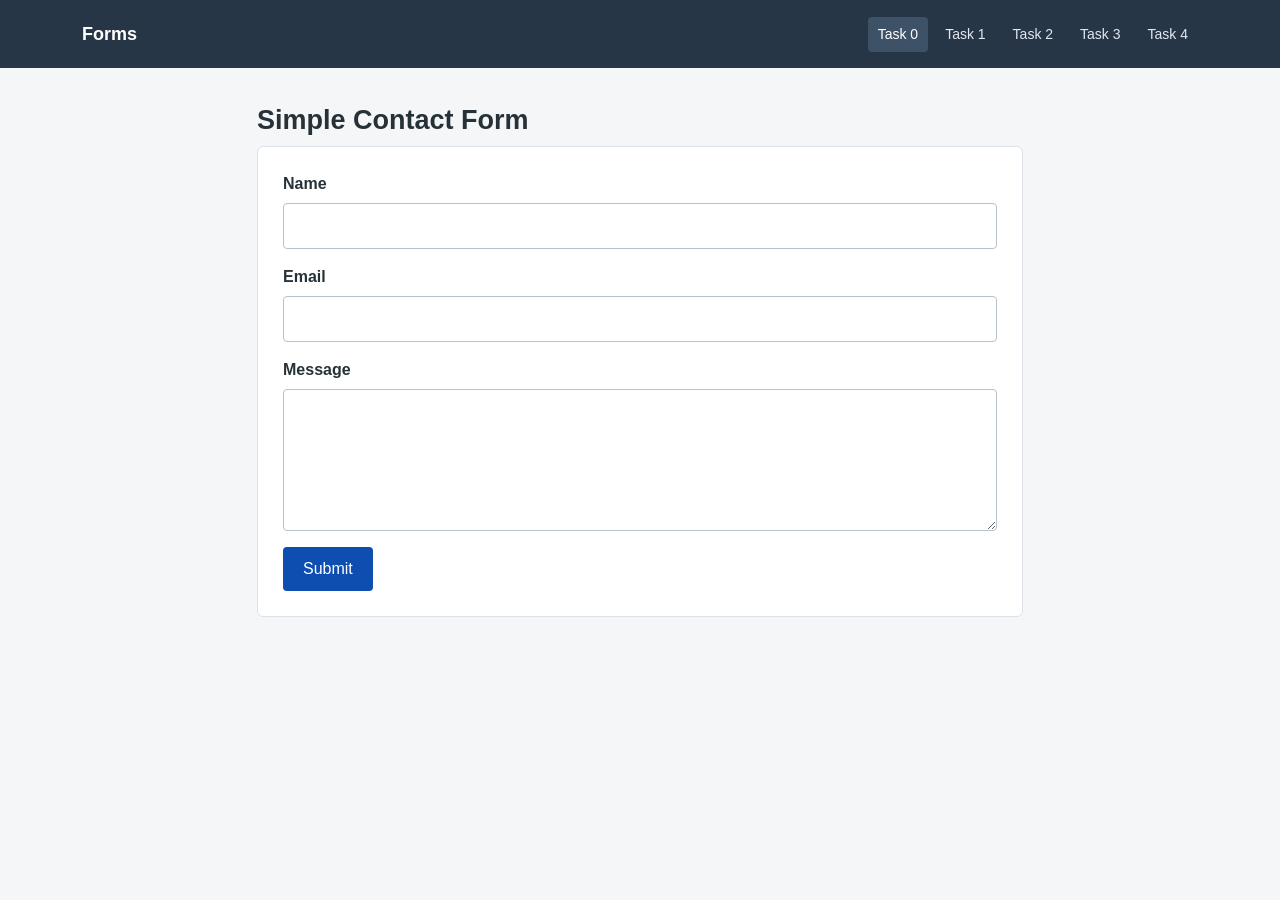
<file: index.html>
<!DOCTYPE html>
<html lang="en">
<head>
  <meta charset="UTF-8">
  <meta name="viewport" content="width=device-width,initial-scale=1">
  <title>Contact Form</title>
  <link rel="stylesheet" href="css/bootstrap.min.css">
  <link rel="stylesheet" href="css/style.css">
  <script src="js/script.js" defer></script>
</head>

<body>
  <header class="site-header">
    <nav class="container site-nav" aria-label="Main navigation">
      <a class="site-brand" href="index.html">Forms</a>
      <div class="nav-links">
        <a class="nav-item active" href="index.html" aria-current="page">Task 0</a>
        <a class="nav-item" href="task1.html">Task 1</a>
        <a class="nav-item" href="task2.html">Task 2</a>
        <a class="nav-item" href="task3.html">Task 3</a>
        <a class="nav-item" href="task4.html">Task 4</a>
      </div>
    </nav>

  </header>
  <main class="container page">
    <h1>Simple Contact Form</h1>
    <section class="form-panel">
      <form id="form0">
        <div class="basic-field">
          <label for="name0">Name</label>
          <input id="name0" name="name" type="text">
        </div>
        <div class="basic-field">
          <label for="email0">Email</label>
          <input id="email0" name="email" type="email">
        </div>
        <div class="basic-field">
          <label for="message0">Message</label>
          <textarea id="message0" name="message" rows="5"></textarea>
        </div>
        <button class="basic-button" type="submit">Submit</button>
        <div class="form-status mt-3" role="status" aria-live="polite" hidden></div>
      </form>
    </section>
  </main>
</body>
</html>
</file>
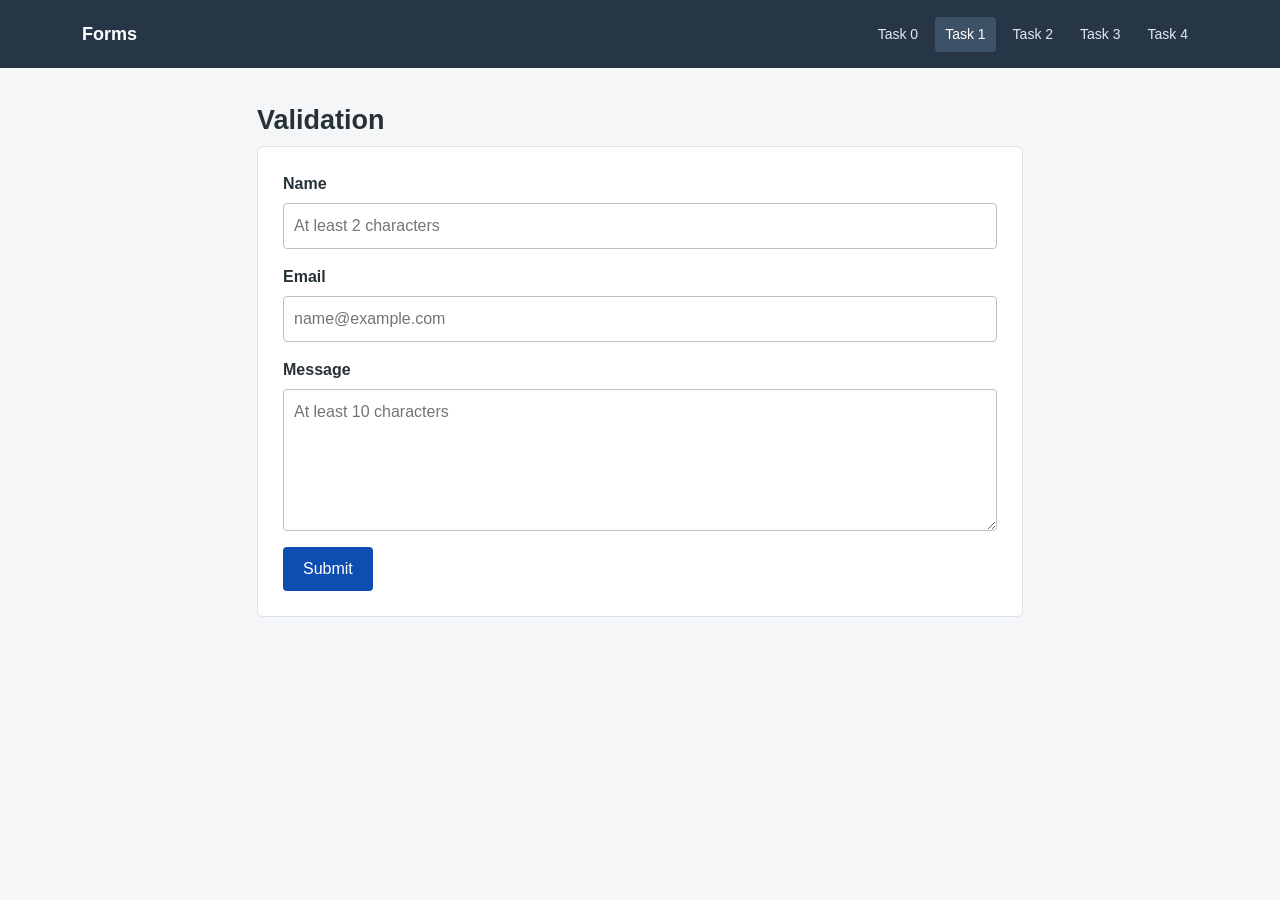
<file: task1.html>
<!DOCTYPE html>
<html lang="en">
<head>
  <meta charset="UTF-8">
  <meta name="viewport" content="width=device-width,initial-scale=1">
  <title>Validation</title>
  <link rel="stylesheet" href="css/bootstrap.min.css">
  <link rel="stylesheet" href="css/style.css">
  <script src="js/script.js" defer></script>
</head>
<body>
  <header class="site-header">
    <nav class="container site-nav" aria-label="Main navigation">
      <a class="site-brand" href="index.html">Forms</a>
      <div class="nav-links">
        <a class="nav-item" href="index.html">Task 0</a>
        <a class="nav-item active" href="task1.html" aria-current="page">Task 1</a>
        <a class="nav-item" href="task2.html">Task 2</a>
        <a class="nav-item" href="task3.html">Task 3</a>
        <a class="nav-item" href="task4.html">Task 4</a>
      </div>
    </nav>
  </header>
  <main class="container page">
    <h1>Validation</h1>
    <section class="form-panel">
      <form id="form1">
        <div class="basic-field">
          <label for="name1">Name</label>
          <input id="name1" name="name" type="text" required minlength="2" maxlength="40" placeholder="At least 2 characters">
        </div>
        <div class="basic-field">
          <label for="email1">Email</label>
          <input id="email1" name="email" type="email" required maxlength="100" placeholder="name@example.com">
        </div>
        <div class="basic-field">
          <label for="message1">Message</label>
          <textarea id="message1" name="message" rows="5" required minlength="10" maxlength="500" placeholder="At least 10 characters"></textarea>
        </div>
        <button class="basic-button" type="submit">Submit</button>
        <div class="form-status mt-3" role="status" aria-live="polite" hidden></div>
      </form>
    </section>
  </main>
</body>
</html>
</file>
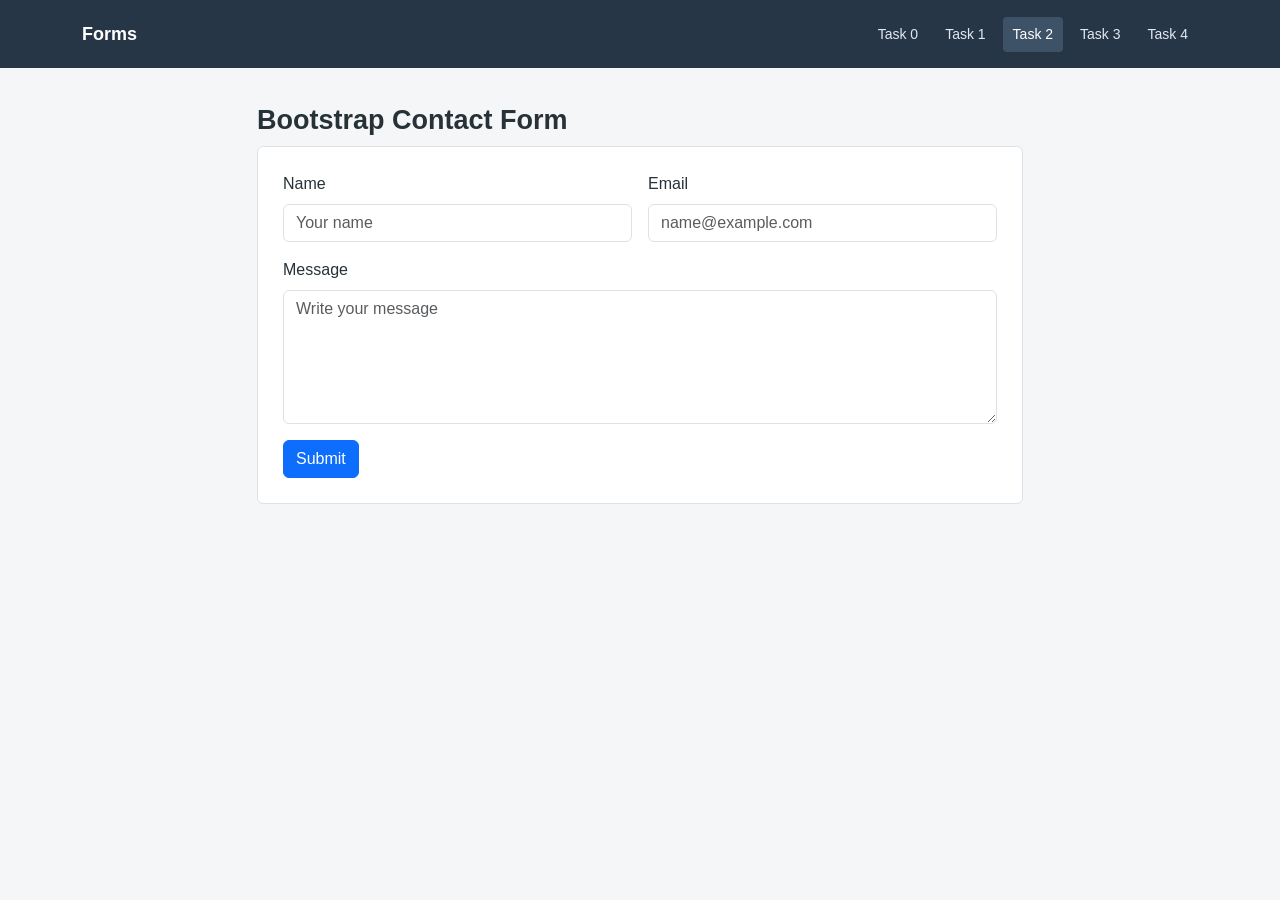
<file: task2.html>
<!DOCTYPE html>
<html lang="en">
<head>
  <meta charset="UTF-8">
  <meta name="viewport" content="width=device-width,initial-scale=1">
  <title>Bootstrap</title>
  <link rel="stylesheet" href="css/bootstrap.min.css">
  <link rel="stylesheet" href="css/style.css">
  <script src="js/script.js" defer></script>
</head>
<body>
  <header class="site-header">
    <nav class="container site-nav" aria-label="Main navigation">
      <a class="site-brand" href="index.html">Forms</a>
      <div class="nav-links">
        <a class="nav-item" href="index.html">Task 0</a>
        <a class="nav-item" href="task1.html">Task 1</a>
        <a class="nav-item active" href="task2.html" aria-current="page">Task 2</a>
        <a class="nav-item" href="task3.html">Task 3</a>
        <a class="nav-item" href="task4.html">Task 4</a>
      </div>
    </nav>
  </header>
  <main class="container page">
    <h1>Bootstrap Contact Form</h1>
    <section class="form-panel">
      <form id="form2">
        <div class="row g-3">
          <div class="col-md-6">
            <label class="form-label" for="name2">Name</label>
            <input class="form-control" id="name2" name="name" type="text" required placeholder="Your name">
          </div>
          <div class="col-md-6">
            <label class="form-label" for="email2">Email</label>
            <input class="form-control" id="email2" name="email" type="email" required placeholder="name@example.com" aria-describedby="emailHelp2">
          </div>
          <div class="col-12">
            <label class="form-label" for="message2">Message</label>
            <textarea class="form-control" id="message2" name="message" rows="5" required placeholder="Write your message"></textarea>
          </div>
          <div class="col-12">
            <button class="btn btn-primary" type="submit">Submit</button>
          </div>
        </div>
        <div class="form-status mt-3" role="status" aria-live="polite" hidden></div>
      </form>
    </section>
  </main>
</body>
</html>
</file>
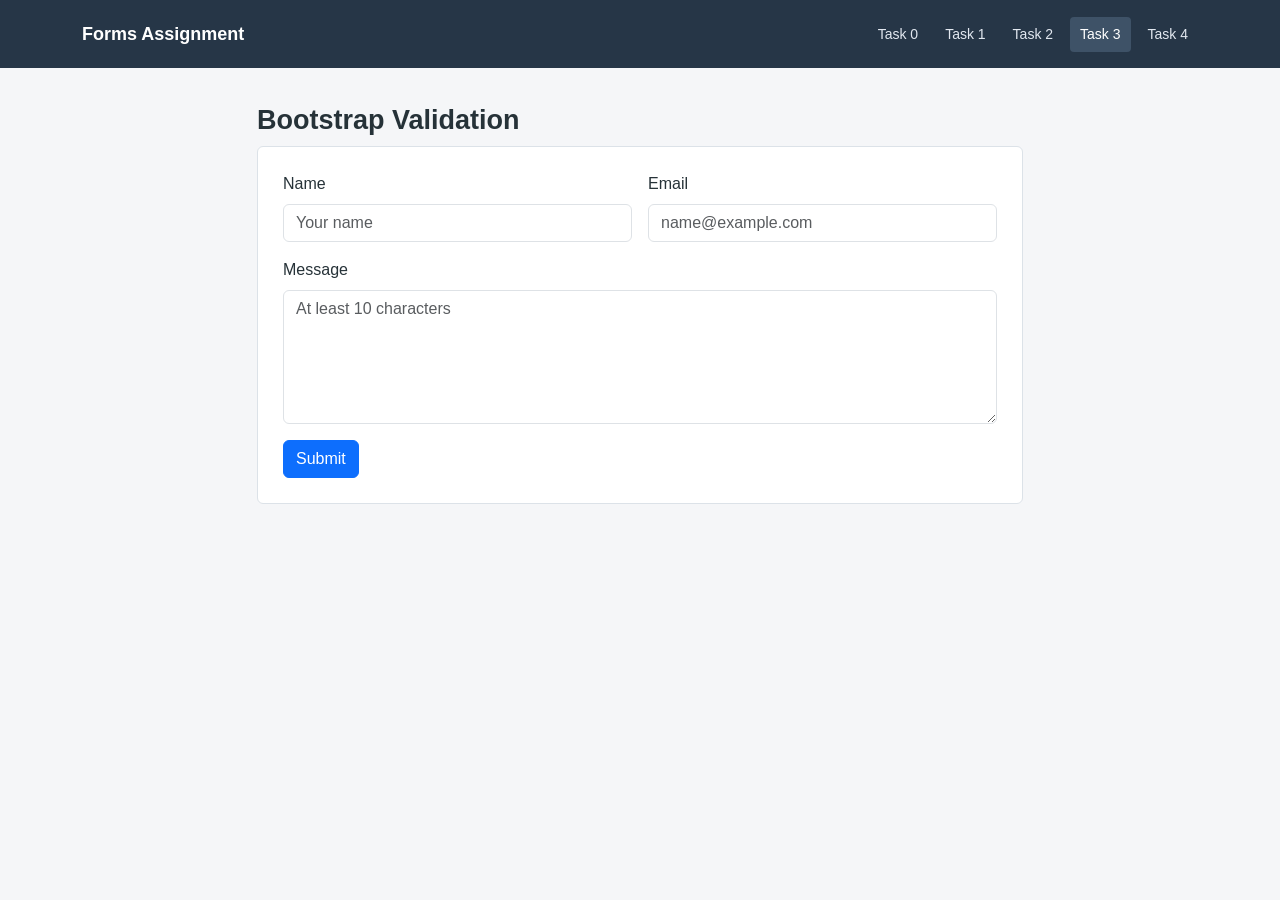
<file: task3.html>
<!DOCTYPE html>
<html lang="en">
<head>
  <meta charset="UTF-8">
  <meta name="viewport" content="width=device-width,initial-scale=1">
  <title>Bootstrap Validation</title>
  <link rel="stylesheet" href="css/bootstrap.min.css">
  <link rel="stylesheet" href="css/style.css">
  <script src="js/script.js" defer></script>
</head>
<body>
  <header class="site-header">
    <nav class="container site-nav" aria-label="Main navigation">
      <a class="site-brand" href="index.html">Forms Assignment</a>
      <div class="nav-links">
        <a class="nav-item" href="index.html">Task 0</a>
        <a class="nav-item" href="task1.html">Task 1</a>
        <a class="nav-item" href="task2.html">Task 2</a>
        <a class="nav-item active" href="task3.html" aria-current="page">Task 3</a>
        <a class="nav-item" href="task4.html">Task 4</a>
      </div>
    </nav>
  </header>
  <main class="container page">
    <h1>Bootstrap Validation</h1>
    <section class="form-panel">
      <form id="form3" novalidate>
        <div class="row g-3">
          <div class="col-md-6">
            <label class="form-label" for="name3">Name</label>
            <input class="form-control" id="name3" name="name" type="text" required minlength="2" maxlength="40" placeholder="Your name" data-empty="Name is required.">
            <div class="valid-feedback">nice</div>
            <div class="invalid-feedback">Name is required.</div>
          </div>
          <div class="col-md-6">
            <label class="form-label" for="email3">Email</label>
            <input class="form-control" id="email3" name="email" type="email" required placeholder="name@example.com" data-empty="Email is required.">
            <div class="valid-feedback">omagad</div>
            <div class="invalid-feedback">Email is required.</div>
          </div>
          <div class="col-12">
            <label class="form-label" for="message3">Message</label>
            <textarea class="form-control" id="message3" name="message" rows="5" required minlength="10" maxlength="500" placeholder="At least 10 characters" data-empty="Message is required."></textarea>
            <div class="valid-feedback">Looks good!</div>
            <div class="invalid-feedback">Message is required.</div>
          </div>
          <div class="col-12">
            <button class="btn btn-primary" type="submit">Submit</button>
          </div>
        </div>
        <div class="form-status mt-3" role="status" aria-live="polite" hidden></div>
      </form>
    </section>
  </main>
</body>
</html>
</file>
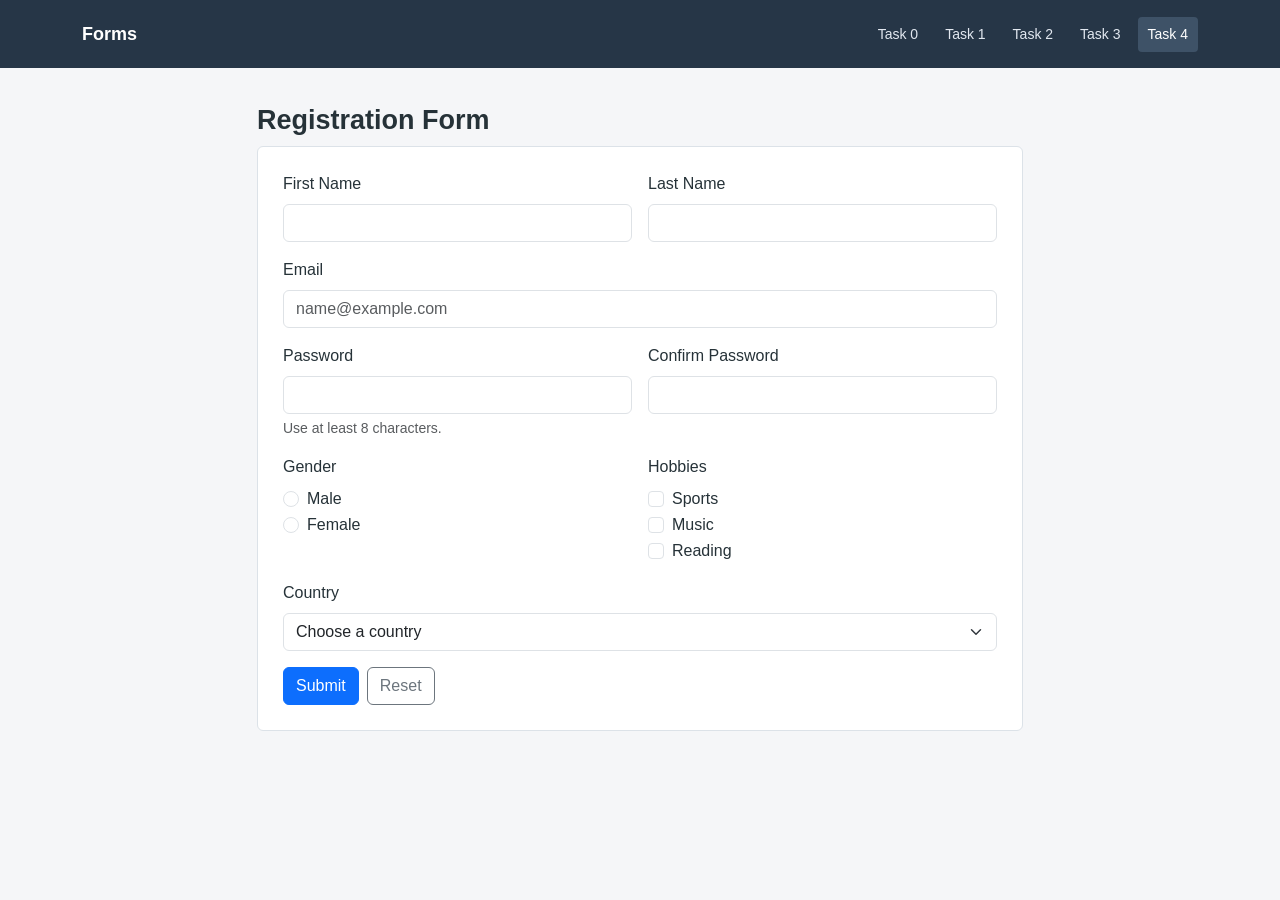
<file: task4.html>
<!DOCTYPE html>
<html lang="en">
<head>
  <meta charset="UTF-8">
  <meta name="viewport" content="width=device-width,initial-scale=1">
  <title>Registration Form</title>
  <link rel="stylesheet" href="css/bootstrap.min.css">
  <link rel="stylesheet" href="css/style.css">
  <script src="js/script.js" defer></script>
</head>
<body>
  <header class="site-header">
    <nav class="container site-nav" aria-label="Main navigation">
      <a class="site-brand" href="index.html">Forms</a>
      <div class="nav-links">
        <a class="nav-item" href="index.html">Task 0</a>
        <a class="nav-item" href="task1.html">Task 1</a>
        <a class="nav-item" href="task2.html">Task 2</a>
        <a class="nav-item" href="task3.html">Task 3</a>
        <a class="nav-item active" href="task4.html" aria-current="page">Task 4</a>
      </div>
    </nav>
  </header>
  <main class="container page">
    <h1>Registration Form</h1>
    <section class="form-panel">
      <form id="form4" novalidate>
        <div class="row g-3">
          <div class="col-md-6">
            <label class="form-label" for="firstName">First Name</label>
            <input class="form-control" id="firstName" name="firstName" type="text" required minlength="2" maxlength="40" autocomplete="given-name" data-empty="First name is required.">
            <div class="valid-feedback">Looks good</div>
            <div class="invalid-feedback">First name is required.</div>
          </div>
          <div class="col-md-6">
            <label class="form-label" for="lastName">Last Name</label>
            <input class="form-control" id="lastName" name="lastName" type="text" required minlength="2" maxlength="40" autocomplete="family-name" data-empty="Last name is required.">
            <div class="valid-feedback">Good</div>
            <div class="invalid-feedback">Last name is required.</div>
          </div>
          <div class="col-12">
            <label class="form-label" for="email4">Email</label>
            <input class="form-control" id="email4" name="email" type="email" required maxlength="100" autocomplete="email" placeholder="name@example.com" data-empty="Email is required.">
            <div class="valid-feedback">Correct</div>
            <div class="invalid-feedback">Email is required.</div>
          </div>
          <div class="col-md-6">
            <label class="form-label" for="password">Password</label>
            <input class="form-control" id="password" name="password" type="password" required minlength="8" maxlength="64" autocomplete="new-password" data-empty="Password is required.">
            <div class="form-text">Use at least 8 characters.</div>
            <div class="valid-feedback">Nice</div>
            <div class="invalid-feedback">Password is required.</div>
          </div>
          <div class="col-md-6">
            <label class="form-label" for="confirmPassword">Confirm Password</label>
            <input class="form-control" id="confirmPassword" name="confirmPassword" type="password" required minlength="8" maxlength="64" autocomplete="new-password" data-empty="Please confirm your password.">
            <div class="valid-feedback">Passwords match</div>
            <div class="invalid-feedback">Please confirm your password.</div>
          </div>
          <fieldset class="col-md-6">
            <legend class="form-label group-title">Gender</legend>
            <div class="form-check">
              <input class="form-check-input" id="male" name="gender" type="radio" value="male" required>
              <label class="form-check-label" for="male">Male</label>
            </div>
            <div class="form-check">
              <input class="form-check-input" id="female" name="gender" type="radio" value="female">
              <label class="form-check-label" for="female">Female</label>
            </div>
            <div class="group-error" data-error="gender" hidden>Select a gender.</div>
            <div class="group-success" data-success="gender" hidden>nice</div>
          </fieldset>
          <fieldset class="col-md-6">
            <legend class="form-label group-title">Hobbies</legend>
            <div class="form-check">
              <input class="form-check-input" id="sports" name="hobby" type="checkbox" value="sports">
              <label class="form-check-label" for="sports">Sports</label>
            </div>
            <div class="form-check">
              <input class="form-check-input" id="music" name="hobby" type="checkbox" value="music">
              <label class="form-check-label" for="music">Music</label>
            </div>
            <div class="form-check">
              <input class="form-check-input" id="reading" name="hobby" type="checkbox" value="reading">
              <label class="form-check-label" for="reading">Reading</label>
            </div>
            <div class="group-error" data-error="hobby" hidden>Choose at least one hobby.</div>
            <div class="group-success" data-success="hobby" hidden>Looks good!</div>
          </fieldset>
          <div class="col-12">
            <label class="form-label" for="country">Country</label>
            <select class="form-select" id="country" name="country" required data-empty="Select a country.">
              <option value="" selected disabled>Choose a country</option>
              <option value="kazakhstan">Kazakhstan</option>
              <option value="uzbekistan">Uzbekistan</option>
              <option value="kyrgyzstan">Kyrgyzstan</option>
              <option value="other">Other</option>
            </select>
            <div class="valid-feedback">Halo</div>
            <div class="invalid-feedback">Select a country.</div>
          </div>
          <div class="col-12 d-flex gap-2 flex-wrap">
            <button class="btn btn-primary" type="submit">Submit</button>
            <button class="btn btn-outline-secondary" type="reset">Reset</button>
          </div>
        </div>
        <div class="form-status mt-3" role="status" aria-live="polite" hidden></div>
      </form>
    </section>
  </main>
</body>
</html>
</file>
<file: css/style.css>
body{
    font-family:Arial,sans-serif;
    background:#f5f6f8;
    color:#263238
}
.site-header{
    background:#263647
}
.site-nav{
    min-height:68px;
    display:flex;
    align-items:center;
    justify-content:space-between;
    gap:12px;
    flex-wrap:wrap;
    padding-top:12px
    ;padding-bottom:12px
}
.site-brand
{font-size:18px;
    font-weight:700;
    color:#fff;
    text-decoration:none
}
.site-brand:hover
{color:#fff}
.nav-links{display:flex;
    flex-wrap:wrap;
    gap:7px}
.nav-item{
    color:#e2e8f0;
    text-decoration:none;
    padding:7px 10px;
    border-radius:4px;
    font-size:14px
}
.nav-item:hover,.nav-item.active{
    color:#fff;background:#3e5267
}
.page{
    max-width:790px;
    padding-top:36px;
    padding-bottom:20px
}
h1{
    font-size:27px;
    font-weight:700;
    margin-bottom:10px
}
.form-panel{
    padding:25px; background:#fff;border:1px solid #dce2e8; border-radius:6px}
.basic-field{
    margin-bottom:16px}
.basic-field label{
    display:block;
    font-weight:600;
    margin-bottom:7px}
.basic-field input,
.basic-field textarea{
    display:block;
    width:100%;
    padding:10px;
    border:1px solid #b8c2cc;
    border-radius:4px;
    background:#fff;
    font:inherit}
.basic-field input:focus,.basic-field textarea:focus{
    outline:2px solid #9bbbf7;outline-offset:1px}
.basic-button{
    border:0;
    border-radius:4px;
    background:#0d4eb0;
    color:#fff;padding:10px 20px;
    cursor:pointer}
.basic-button:hover{
    background:#07306d}
.group-title{
    font-size:16px;font-weight:500}
.group-error{
    font-size:14px;
    color:#dc3545;
    margin-top:4px}
.group-success{
    font-size:14px;
    color:#198754;
    margin-top:4px}
[hidden]{display:none!important}
</file>
